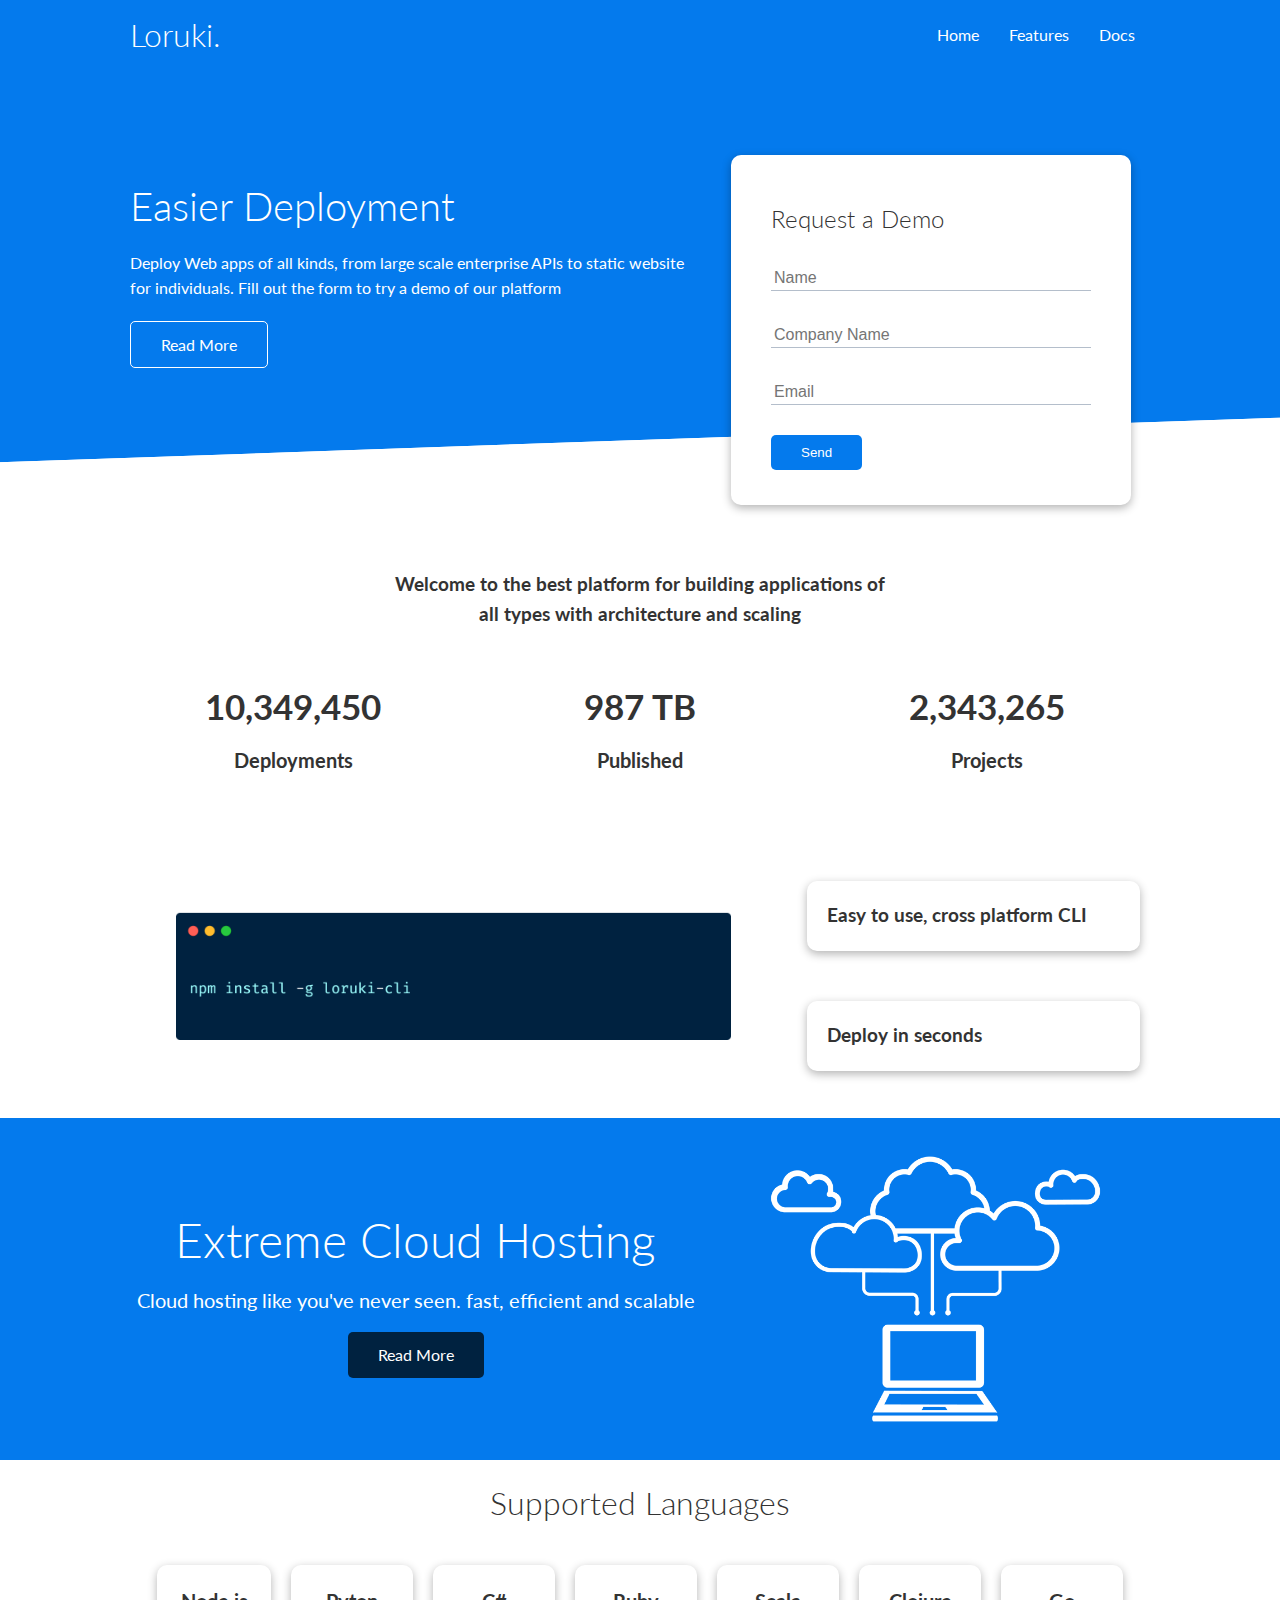
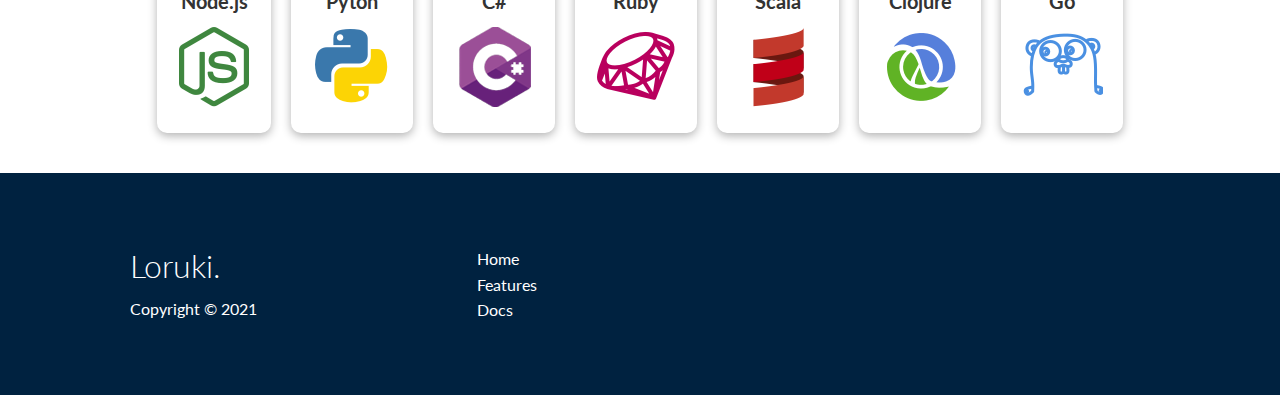
<file: index.html>
<!DOCTYPE html>
<html lang="en">

<head>
    <meta charset="UTF-8" />
    <meta http-equiv="X-UA-Compatible" content="IE=edge" />
    <meta name="viewport" content="width=device-width, initial-scale=1.0" />
    <!-- CSS -->
    <link rel="stylesheet" href="utilities.css" />
    <link rel="stylesheet" href="style.css" />
    <!-- Font  -->
    <link rel="stylesheet" href="https://cdnjs.cloudflare.com/ajax/libs/font-awesome/5.15.3/css/all.min.css" integrity="sha512-iBBXm8fW90+nuLcSKlbmrPcLa0OT92xO1BIsZ+ywDWZCvqsWgccV3gFoRBv0z+8dLJgyAHIhR35VZc2oM/gI1w==" crossorigin="anonymous" />
    <title>Loruki | Cloud Hosting For Everyone</title>
</head>

<body>
    <!-- Navbar -->
    <div class="navbar">
        <div class="container flex">
            <h1 class="logo">Loruki.</h1>
            <nav>
                <ul>
                    <li><a href="index.html">Home</a></li>
                    <li><a href="features.html">Features</a></li>
                    <li><a href="docs.html">Docs</a></li>
                </ul>
            </nav>
        </div>
    </div>
    <!-- End Navbar -->

    <!-- Showcase -->
    <section class="showcase">
        <div class="container grid">
            <div class="showcase-text">
                <h1>Easier Deployment</h1>
                <p>Deploy Web apps of all kinds, from large scale enterprise APIs to static website for individuals. Fill out the form to try a demo of our platform</p>
                <a href="features.html" class="btn btn-outline">Read More</a>
            </div>
            <div class="showcase-form card">
                <h2>Request a Demo</h2>
                <form>
                    <div class="form-control">
                        <div>
                            <input type="text" name="name" placeholder="Name" required />
                        </div>
                        <div>
                            <input type="text" name="company" placeholder="Company Name" required />
                        </div>
                        <div>
                            <input type="email" name="Email" placeholder="Email" required />
                        </div>
                    </div>
                    <input type="submit" value="Send" class="btn btn-primary" />
                </form>
            </div>
        </div>
    </section>
    <!-- End Showcase -->

    <!-- Stats -->
    <section class="stats">
        <div class="container ">
            <h3 class="stats-heading text-center my-1">Welcome to the best platform for building applications of all types with architecture and scaling</h3>

            <div class="grid grid-3 text-center my-4">
                <div>
                    <i class="fas fa-server fa-3x"></i>
                    <h3>10,349,450</h3>
                    <p class="text-secondary">Deployments</p>
                </div>
                <div>
                    <i class="fas fa-upload fa-3x"></i>
                    <h3>987 TB</h3>
                    <p class="text-secondary">Published</p>
                </div>
                <div>
                    <i class="fas fa-project-diagram fa-3x"></i>
                    <h3>2,343,265</h3>
                    <p class="text-secondary">Projects</p>
                </div>
            </div>
        </div>
    </section>
    <!-- End Stats -->

    <!-- CLI -->
    <section class="cli my-3">
        <div class="container grid grid-3">
            <img src="img/cli.png" alt="" />
            <div class="card">
                <h3>Easy to use, cross platform CLI</h3>
            </div>
            <div class="card">
                <h3>Deploy in seconds</h3>
            </div>
        </div>
    </section>
    <!-- End CLI-->

    <!-- Cloud -->
    <section class="cloud bg-primary py-2 p-2">
        <div class="container grid" ">
            <div class="text-center ">
                <h2 class="lg ">Extreme Cloud Hosting</h2>
                <p class="lead my-1 ">Cloud hosting like you've never seen. fast, efficient and scalable</p>
                <a href="features.html " class="btn btn-dark ">Read More</a>
            </div>
            <img src="img/cloud.png " alt=" " />
        </div>
    </section>
    <!-- End Cloud -->

    <!-- Languages-->
    <section class="languages ">
        <h2 class="md text-center my-2 ">
            Supported Languages
        </h2>
        <div class="container flex ">
            <div class="card ">
                <h4>Node.js</h4>
                <img src="img/logos/node.png " alt=" ">
            </div>
            <div class="card ">
                <h4>Pyton</h4>
                <img src="img/logos/python.png " alt=" ">
            </div>
            <div class="card ">
                <h4>C#</h4>
                <img src="img/logos/csharp.png " alt=" ">
            </div>
            <div class="card ">
                <h4>Ruby</h4>
                <img src="img/logos/ruby.png " alt=" ">
            </div>
            <div class="card ">
                <h4>Scala</h4>
                <img src="img/logos/scala.png " alt=" ">
            </div>
            <div class="card ">
                <h4>Clojure</h4>
                <img src="img/logos/clojure.png " alt=" ">
            </div>

            <div class="card ">
                <h4>Go</h4>
                <img src="img/logos/go.png " alt=" ">
            </div>
        </div>
    </section>
    <!-- End Languages-->

    <!-- Footer -->
    <footer class="footer bg-dark py-5 ">
        <div class="container grid grid-3 ">
            <div class="footer-copyright ">
                <h1>Loruki.</h1>
                <p>Copyright &copy; 2021</p>
            </div>
            <nav>
                <ul>
                    <li><a href="index.html ">Home</a></li>
                    <li><a href="features.html ">Features</a></li>
                    <li><a href="docs.html ">Docs</a></li>
                </ul>
            </nav>
            <div class="social ">
                <a href=" "><i class="fab fa-github fa-2x "></i></a>
                <a href=" "><i class="fab fa-facebook fa-2x "></i></a>
                <a href=" "><i class="fab fa-instagram fa-2x "></i></a>
                <a href=" "><i class="fab fa-twitter fa-2x "></i></a>
            </div>
        </div>
    </footer>
    <!-- End Footer -->
</html>
</file>
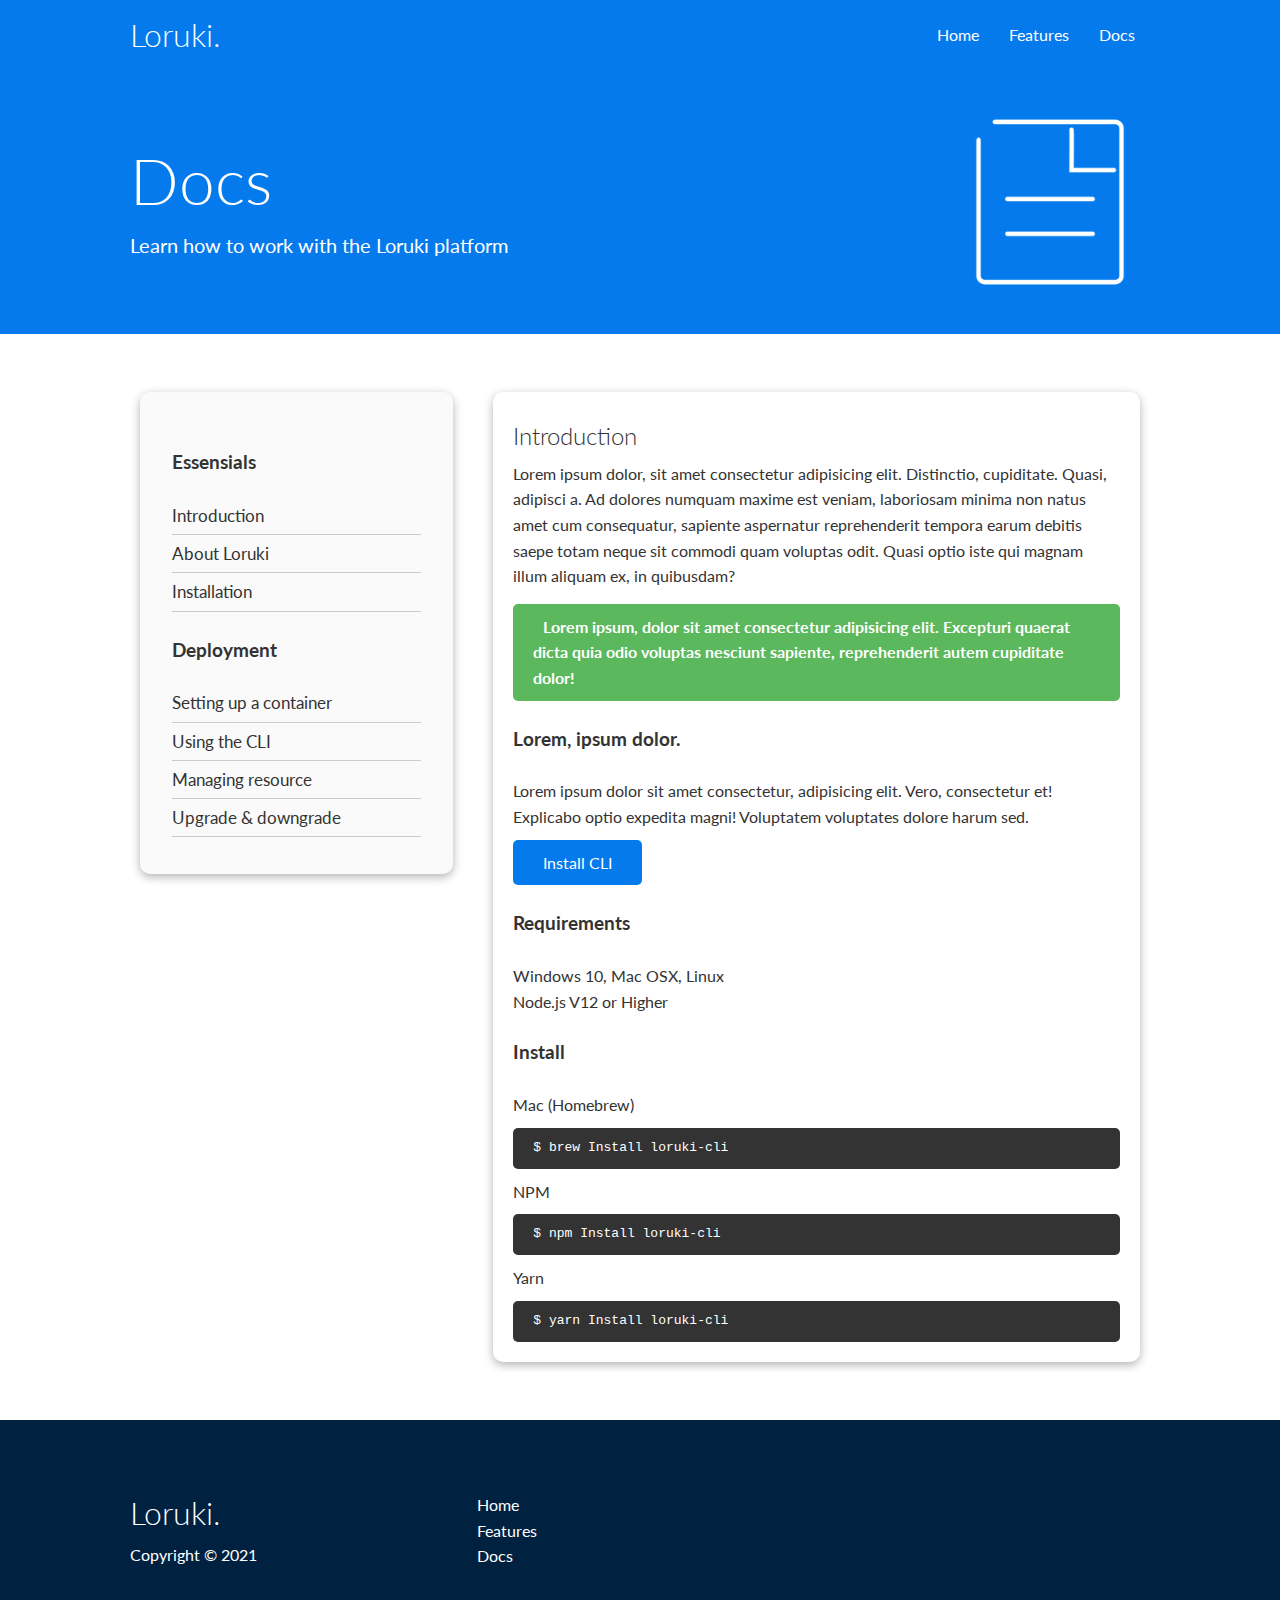
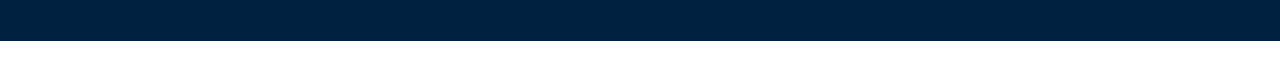
<file: docs.html>
<!DOCTYPE html>
<html lang="en">

<head>
    <meta charset="UTF-8" />
    <meta http-equiv="X-UA-Compatible" content="IE=edge" />
    <meta name="viewport" content="width=device-width, initial-scale=1.0" />
    <!-- CSS -->
    <link rel="stylesheet" href="utilities.css" />
    <link rel="stylesheet" href="style.css" />
    <!-- Font  -->
    <link rel="stylesheet" href="https://cdnjs.cloudflare.com/ajax/libs/font-awesome/5.15.3/css/all.min.css" integrity="sha512-iBBXm8fW90+nuLcSKlbmrPcLa0OT92xO1BIsZ+ywDWZCvqsWgccV3gFoRBv0z+8dLJgyAHIhR35VZc2oM/gI1w==" crossorigin="anonymous" />
    <title>Loruki | Cloud Hosting For Everyone</title>
</head>

<body>
    <!-- Navbar -->
    <div class="navbar">
        <div class="container flex">
            <h1 class="logo">Loruki.</h1>
            <nav>
                <ul>
                    <li><a href="index.html">Home</a></li>
                    <li><a href="features.html">Features</a></li>
                    <li><a href="docs.html">Docs</a></li>
                </ul>
            </nav>
        </div>
    </div>
    <!-- End Navbar -->

    <!-- Head  -->
    <section class="docs-head bg-primary py-3">
        <div class="container grid">
            <div>
                <h1 class="xl">Docs</h1>
                <p class="lead">
                    Learn how to work with the Loruki platform
                </p>
            </div>
            <img src="img/docs.png" alt="">
        </div>
    </section>
    <!-- End Head -->

    <!-- Doc Main -->
    <section class="docs-main my-4">
        <div class="container grid">
            <div class="card bg-light p-3">
                <h3 class="my-2">Essensials</h3>
                <nav>
                    <ul>
                        <li><a href="#">Introduction</a></li>
                        <li><a href="#">About Loruki</a></li>
                        <li><a href="#">Installation</a></li>
                    </ul>
                </nav>
                <h3 class="my-2">Deployment</h3>
                <nav>
                    <ul>
                        <li><a href="#">Setting up a container</a></li>
                        <li><a href="#">Using the CLI</a></li>
                        <li><a href="#">Managing resource</a></li>
                        <li><a href="#">Upgrade & downgrade</a></li>
                    </ul>
                </nav>
            </div>
            <div class="card">
                <h2>Introduction</h2>
                <p>Lorem ipsum dolor, sit amet consectetur adipisicing elit. Distinctio, cupiditate. Quasi, adipisci a. Ad dolores numquam maxime est veniam, laboriosam minima non natus amet cum consequatur, sapiente aspernatur reprehenderit tempora earum
                    debitis saepe totam neque sit commodi quam voluptas odit. Quasi optio iste qui magnam illum aliquam ex, in quibusdam?</p>
                <div class="alert alert-success">
                    <i class="fas fa-info"></i>Lorem ipsum, dolor sit amet consectetur adipisicing elit. Excepturi quaerat dicta quia odio voluptas nesciunt sapiente, reprehenderit autem cupiditate dolor!
                </div>
                <h3 class="my-2">Lorem, ipsum dolor.</h3>
                <p>Lorem ipsum dolor sit amet consectetur, adipisicing elit. Vero, consectetur et! Explicabo optio expedita magni! Voluptatem voluptates dolore harum sed.</p>
                <a href="" class="btn btn-primary">Install CLI</a>
                <h3 class="my-2">Requirements</h3>
                <ul>
                    <li>Windows 10, Mac OSX, Linux</li>
                    <li>Node.js V12 or Higher</li>
                </ul>

                <h3 class="my-2">Install</h3>
                <p>Mac (Homebrew)</p>
                <pre><code>$ brew Install loruki-cli</code></pre>
                <p>NPM</p>
                <pre><code>$ npm Install loruki-cli</code></pre>
                <p>Yarn</p>
                <pre><code>$ yarn Install loruki-cli</code></pre>
            </div>

        </div>
    </section>
    <!-- End Doc Main -->


    <!-- Footer -->
    <footer class="footer bg-dark my-3 py-5 ">
        <div class="container grid grid-3 ">
            <div class="footer-copyright ">
                <h1>Loruki.</h1>
                <p>Copyright &copy; 2021</p>
            </div>
            <nav>
                <ul>
                    <li><a href="index.html ">Home</a></li>
                    <li><a href="features.html ">Features</a></li>
                    <li><a href="docs.html ">Docs</a></li>
                </ul>
            </nav>
            <div class="social ">
                <a href=" "><i class="fab fa-github fa-2x "></i></a>
                <a href=" "><i class="fab fa-facebook fa-2x "></i></a>
                <a href=" "><i class="fab fa-instagram fa-2x "></i></a>
                <a href=" "><i class="fab fa-twitter fa-2x "></i></a>
            </div>
        </div>
    </footer>
    <!-- End Footer -->

</html>
</file>
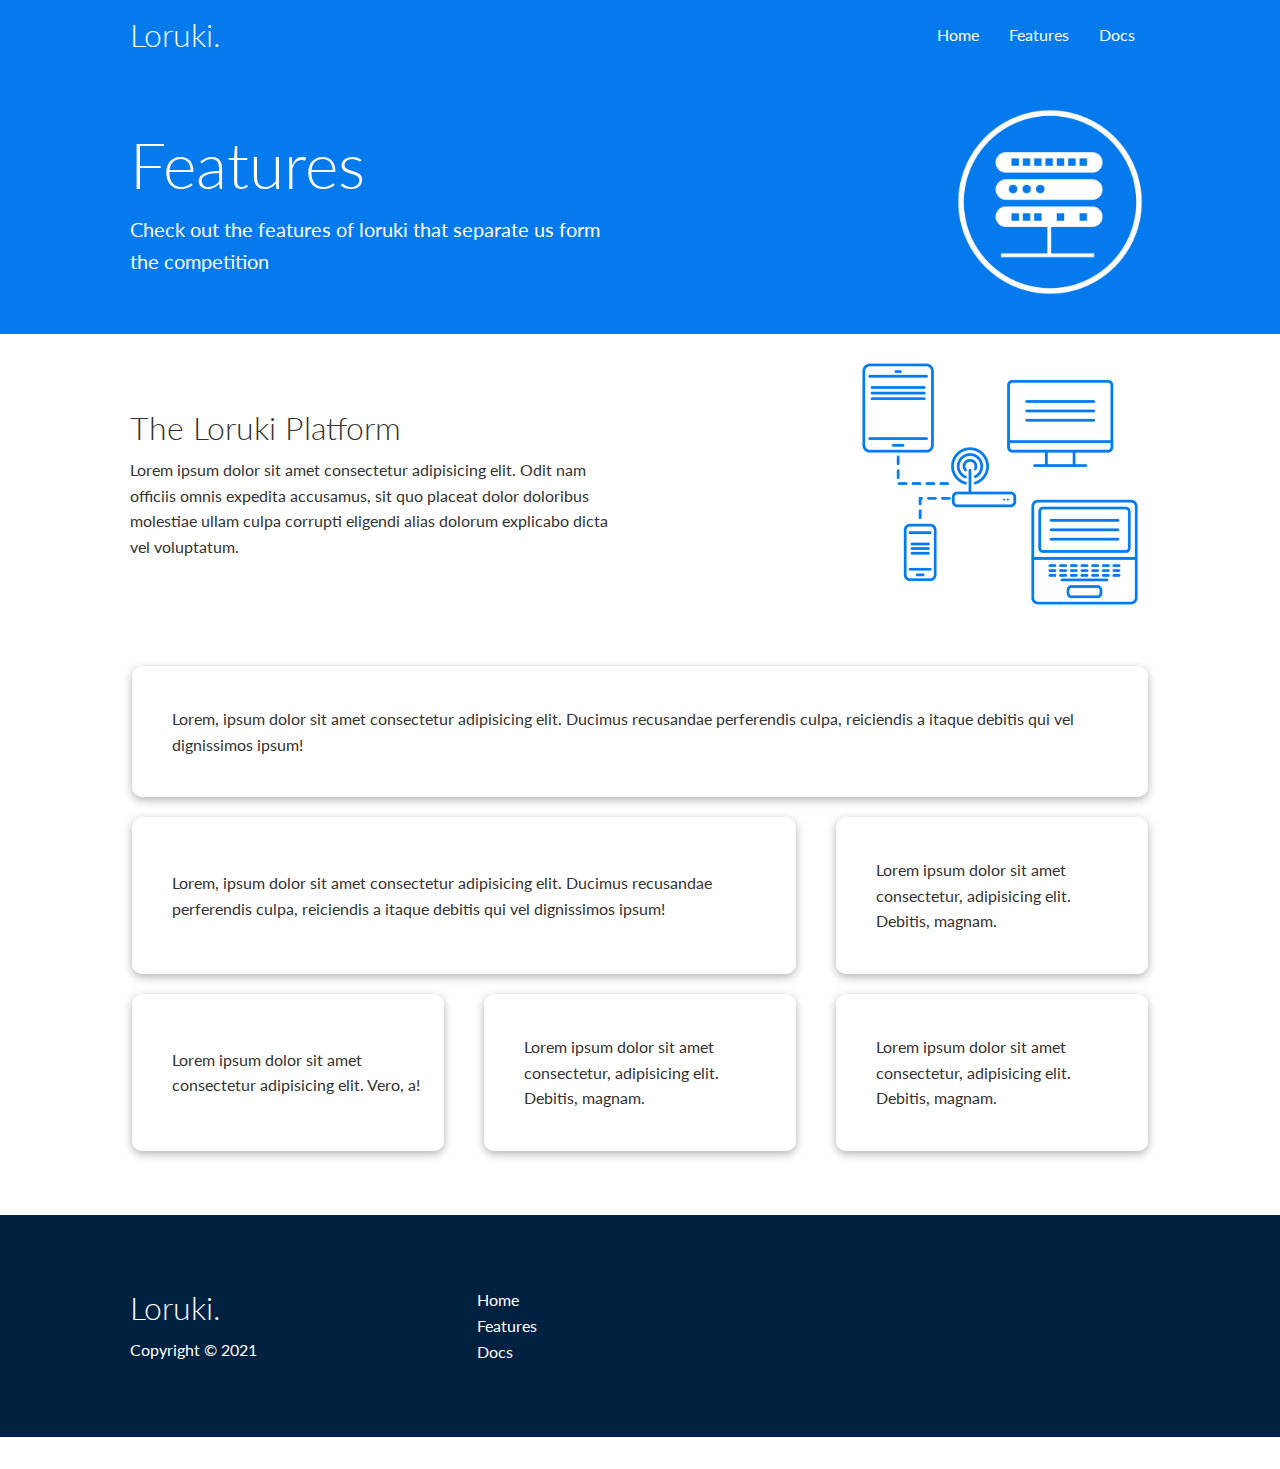
<file: features.html>
<!DOCTYPE html>
<html lang="en">

<head>
    <meta charset="UTF-8" />
    <meta http-equiv="X-UA-Compatible" content="IE=edge" />
    <meta name="viewport" content="width=device-width, initial-scale=1.0" />
    <!-- CSS -->
    <link rel="stylesheet" href="utilities.css" />
    <link rel="stylesheet" href="style.css" />
    <!-- Font  -->
    <link rel="stylesheet" href="https://cdnjs.cloudflare.com/ajax/libs/font-awesome/5.15.3/css/all.min.css" integrity="sha512-iBBXm8fW90+nuLcSKlbmrPcLa0OT92xO1BIsZ+ywDWZCvqsWgccV3gFoRBv0z+8dLJgyAHIhR35VZc2oM/gI1w==" crossorigin="anonymous" />
    <title>Loruki | Cloud Hosting For Everyone</title>
</head>

<body>
    <!-- Navbar -->
    <div class="navbar">
        <div class="container flex">
            <h1 class="logo">Loruki.</h1>
            <nav>
                <ul>
                    <li><a href="index.html">Home</a></li>
                    <li><a href="features.html">Features</a></li>
                    <li><a href="docs.html">Docs</a></li>
                </ul>
            </nav>
        </div>
    </div>
    <!-- End Navbar -->

    <!-- Head  -->
    <section class="features-head bg-primary py-3">
        <div class="container grid">
            <div>
                <h1 class="xl">Features</h1>
                <p class="lead">
                    Check out the features of loruki that separate us form the competition
                </p>
            </div>
            <img src="img/server.png" alt="">
        </div>
    </section>
    <!-- End Head -->

    <!-- Sub Head-->
    <seaction class="features-sub-head py-3">
        <div class="container grid">
            <div>
                <h1 class="md">The Loruki Platform</h1>
                <p>
                    Lorem ipsum dolor sit amet consectetur adipisicing elit. Odit nam officiis omnis expedita accusamus, sit quo placeat dolor doloribus molestiae ullam culpa corrupti eligendi alias dolorum explicabo dicta vel voluptatum.
                </p>
            </div>
            <img src="img/server2.png" alt="">
        </div>
    </seaction>
    <!-- End Sub Head -->

    <!--  Features main-->
    <section class="features-main">
        <div class="container grid grid-3 p-3">
            <div class="card flex">
                <i class="fas fa-server fa-3x">
                </i>
                <p>
                    Lorem, ipsum dolor sit amet consectetur adipisicing elit. Ducimus recusandae perferendis culpa, reiciendis a itaque debitis qui vel dignissimos ipsum!
                </p>
            </div>
            <div class="card flex">
                <i class="fas fa-network-wired fa-3x"></i>
                <p>
                    Lorem, ipsum dolor sit amet consectetur adipisicing elit. Ducimus recusandae perferendis culpa, reiciendis a itaque debitis qui vel dignissimos ipsum!
                </p>
            </div>
            <div class="card flex">
                <i class="fas fa-laptop-code fa-3x"></i>
                <p>
                    Lorem ipsum dolor sit amet consectetur, adipisicing elit. Debitis, magnam.
                </p>
            </div>
            <div class="card flex">
                <i class="fas fa-database fa-3x"></i>
                <p>
                    Lorem ipsum dolor sit amet consectetur adipisicing elit. Vero, a!
                </p>
            </div>
            <div class="card flex">
                <i class="fas fa-power-off fa-3x"></i>
                <p>
                    Lorem ipsum dolor sit amet consectetur, adipisicing elit. Debitis, magnam.
                </p>
            </div>
            <div class="card flex">
                <i class="fas fa-upload fa-3x"></i>
                <p>
                    Lorem ipsum dolor sit amet consectetur, adipisicing elit. Debitis, magnam.
                </p>
            </div>
        </div>
        </div>
    </section>
    <!--  End Features main -->
    <!-- Footer -->
    <footer class="footer bg-dark my-3 py-5 ">
        <div class="container grid grid-3 ">
            <div class="footer-copyright ">
                <h1>Loruki.</h1>
                <p>Copyright &copy; 2021</p>
            </div>
            <nav>
                <ul>
                    <li><a href="index.html ">Home</a></li>
                    <li><a href="features.html ">Features</a></li>
                    <li><a href="docs.html ">Docs</a></li>
                </ul>
            </nav>
            <div class="social ">
                <a href=" "><i class="fab fa-github fa-2x "></i></a>
                <a href=" "><i class="fab fa-facebook fa-2x "></i></a>
                <a href=" "><i class="fab fa-instagram fa-2x "></i></a>
                <a href=" "><i class="fab fa-twitter fa-2x "></i></a>
            </div>
        </div>
    </footer>
    <!-- End Footer -->

</html>
</file>
<file: utilities.css>
/* Utilities */

.container {
    max-width: 1100px;
    margin: 0 auto;
    overflow: auto;
    padding: 0 40px;
    z-index: 100;
}

.card {
    background-color: #fff;
    color: #333;
    border-radius: 10px;
    box-shadow: 0 3px 10px rgba(0, 0, 0, 0.3);
    padding: 20px;
    margin: 10px;
}

.btn {
    display: inline-block;
    padding: 10px 30px;
    cursor: pointer;
    background-color: var(--primary-color);
    color: #fff;
    border: none;
    border-radius: 5px;
}

.btn-outline {
    background-color: transparent;
    border: 1px #fff solid;
}

.btn:hover {
    transform: scale(0.9);
}

.text-center {
    text-align: center;
}


/* Alert */

.alert {
    background-color: var(--light-color);
    padding: 10px 20px;
    font-weight: bold;
    margin: 15px 0;
    border-radius: 5px;
}

.alert i {
    margin-right: 10px;
}

.alert-success {
    background-color: var(--success-color);
    color: #fff;
}

.alert-error {
    background-color: var(--error-color);
    color: #fff;
}


/* Background & Colored button */

.bg-primary,
.btn-primary {
    background-color: var(--primary-color);
    color: #fff;
}

.bg-secondary,
.btn-secondary {
    background-color: var(--secondary-color);
    color: #fff;
}

.bg-dark,
.btn-dark {
    background-color: var(--dark-color);
    color: #fff;
}

.bg-light,
.btn-light {
    background-color: var(--light-color);
    color: #333;
}

.bg-primary a,
.btn-primary a,
.bg-secondary a,
.btn-secondary a,
.bg-dark a,
.btn-dark a {
    color: #fff;
}


/* Texs Sizes */

.lead {
    font-size: 20px;
}

.sm {
    font-size: 1rem;
}

.md {
    font-size: 2rem;
}

.lg {
    font-size: 3rem;
}

.xl {
    font-size: 4rem;
}


/* Utilities Display */

.flex {
    display: flex;
    justify-content: center;
    align-items: center;
    height: 100%;
}

.grid {
    display: grid;
    grid-template-columns: repeat(2, 1fr);
    gap: 20px;
    align-items: center;
    height: 100%;
}

.grid-3 {
    grid-template-columns: repeat(3, 1fr);
}


/* Margin */

.my-1 {
    margin: 1rem 0;
}

.my-2 {
    margin: 1.5rem 0;
}

.my-3 {
    margin: 2rem 0;
}

.my-4 {
    margin: 3rem 0;
}

.my-5 {
    margin: 4rem 0;
}

.m-1 {
    margin: 1rem;
}

.m-2 {
    margin: 1.5rem;
}

.m-3 {
    margin: 2rem;
}

.m-4 {
    margin: 3rem;
}

.m-5 {
    margin: 4rem;
}


/* Padding */

.py-1 {
    padding: 1rem 0;
}

.py-2 {
    padding: 1.5rem 0;
}

.py-3 {
    padding: 2rem 0;
}

.py-4 {
    padding: 3rem 0;
}

.py-5 {
    padding: 4rem 0;
}

.p-1 {
    padding: 1rem;
}

.p-2 {
    padding: 1.5rem;
}

.p-3 {
    padding: 2rem;
}

.p-4 {
    padding: 3rem;
}

.p-5 {
    padding: 4rem;
}
</file>
<file: style.css>
@import url('https://fonts.googleapis.com/css2?family=Lato:wght@300&display=swap');

/* Reset CSS */

:root {
    --primary-color: #047aed;
    --secondary-color: #1c3fa8;
    --dark-color: #002240;
    --light-color: #fafafa;
    --success-color: #5cb85c;
    --error-color: red;
}

* {
    box-sizing: border-box;
    padding: 0;
    margin: 0;
}

body {
    font-family: 'Lato', sans-serif;
    color: #333;
    line-height: 1.6;
}

ul {
    list-style-type: none;
}

a {
    text-decoration: none;
}

h1,
h2 {
    font-weight: 300;
    line-height: 1.2;
    margin: 10px 0;
}

p {
    margin: 10px 0;
}

img {
    width: 100%;
}

code,
pre {
    background: #333;
    color: #fff;
    padding: 10px;
    border-radius: 5px;
}


/* Navbar */

.navbar {
    background-color: var(--primary-color);
    color: #fff;
    height: 70px;
}

.navbar ul {
    display: flex;
}

.navbar a {
    color: #fff;
    padding: 10px;
    margin: 0 5px;
}

.navbar a:hover {
    border-bottom: 2px #fff solid;
}

.navbar .flex {
    justify-content: space-between;
}


/* Showcase */

.showcase {
    height: 400px;
    background-color: var(--primary-color);
    /* background-image: url(/img/jumbotron-bg.jpg);
    background-size: cover; */
    color: #fff;
    position: relative;
}

.showcase h1 {
    font-size: 40px;
}

.showcase p {
    margin: 20px 0;
}

.showcase .grid {
    overflow: visible;
    grid-template-columns: 55% 45%;
    gap: 30px;
}

.showcase-text {
    animation: slideInFromLeft 0.8s ease-in;
}

.showcase-form {
    position: relative;
    top: 60px;
    height: 350px;
    width: 400px;
    padding: 40px;
    z-index: 100;
    animation: slideInFromRight 0.8s ease-in;
}

.showcase-form .form-control div {
    margin: 30px 0;
}

.showcase-form input[type='text'],
input[type='email'] {
    border: 0;
    border-bottom: 1px solid #b4becb;
    width: 100%;
    padding: 3px;
    font-size: 16px;
}

.showcase-form input:focus {
    outline: none;
}

.showcase::before,
.showcase::after {
    content: '';
    position: absolute;
    height: 100px;
    bottom: -70px;
    right: 0;
    left: 0;
    background: #fff;
    transform: skewY(-2deg);
    -webkit-transform: skewY(-2deg);
    -moz-transform: skewY(-2deg);
    -ms-transform: skewY(-2deg);
}


/* Stats */

.stats {
    animation: slideInFromBottom 0.8s ease-in;
    padding-top: 100px;
}

.stats-heading {
    max-width: 500px;
    margin: auto;
}

.stats .grid h3 {
    font-size: 35px;
}

.stats .grid p {
    font-size: 20px;
    font-weight: bold;
}


/* CLI */

.cli .grid *:first-child {
    grid-column: 1 / span 2;
    grid-row: 1 / span 2;
}

.cli .grid *:nth-child(2) {
    grid-column: 3 / span 3;
}

.cli .grid *:nth-child(3) {
    grid-column: 3 / span 3;
}


/* Cloud */

.cloud .grid {
    grid-template-columns: 4fr 3fr;
}


/* languages */

.languages .flex {
    flex-wrap: wrap;
}

.languages .card {
    text-align: center;
    margin: 18px 10px 40px;
    transition: 0.2s ease-in;
}

.languages .card h4 {
    font-size: 20px;
    margin-bottom: 10px;
}

.languages .card:hover {
    transform: translateY(-15px);
}

.cli .areas {
    grid-template-areas: 'area-1 area-1 area-1' 'area-2 area-2 area-2' 'area-3 area-3 area-3';
}

.cli .area-3 {
    margin-bottom: 40px;
}


/* Features */

.features-head img,
.docs-head img {
    width: 200px;
    justify-self: flex-end;
}

.features-sub-head img {
    width: 300px;
    justify-self: flex-end;
}

.features-main .card i {
    margin-right: 20px;
}

.features-main .grid *:first-child {
    grid-column: 1 / span 3;
}

.features-main .grid *:nth-child(2) {
    grid-column: 1 / span 2;
}


/* Docs */

.docs-main h3 nav {
    margin: 20px;
}

.docs-main .grid {
    grid-template-columns: 1fr 2fr;
    align-items: flex-start;
}

.docs-main .card nav li a {
    color: #333;
}

.docs-main .card nav li {
    font-size: 17px;
    margin-bottom: 5px;
    padding-bottom: 5px;
    border-bottom: 1px #ccc solid;
}

.docs-main a:hover {
    font-weight: bold;
}


/* Footer */

.footer .social a {
    margin: 0 10px;
}


/* Animation */

@keyframes slideInFromLeft {
    0% {
        transform: translateX(-100%);
    }
    100% {
        transform: translateX(0);
    }
}

@keyframes slideInFromRight {
    0% {
        transform: translateX(100%);
    }
    100% {
        transform: translateX(0);
    }
}

@keyframes slideInFromTop {
    0% {
        transform: translateY(-100%);
    }
    100% {
        transform: translateY(0);
    }
}

@keyframes slideInFromBottom {
    0% {
        transform: translateY(100%);
    }
    100% {
        transform: translateY(0);
    }
}


/* Tablet and Under */

@media (max-width: 768px) {
    .grid,
    .showcase .grid,
    .stats .grid,
    .cli .grid,
    .cloud .grid,
    .languages,
    .features-head .grid,
    .features-sub-head .grid,
    .features-main .grid,
    .docs-head .grid,
    .docs-main .grid {
        grid-template-columns: 1fr;
        grid-template-rows: 1fr;
    }
    .showcase {
        height: auto;
    }
    .showcase-text {
        text-align: center;
        margin-top: 50px;
    }
    .showcase-form {
        justify-self: center;
    }
    .showcase::before,
    .showcase::after {
        content: '';
        display: none;
    }
    .cli .grid *:first-child {
        grid-column: 1;
        grid-row: 1;
    }
    .cli .grid *:nth-child(2) {
        grid-column: 1;
        grid-row: 2;
    }
    .cli .grid *:nth-child(3) {
        grid-column: 1;
        grid-row: 3;
    }
    .features-head,
    .features-sub-head,
    .docs-head {
        text-align: center;
    }
    .features-head img,
    .features-sub-head img,
    .docs-head img {
        justify-self: center;
    }
    .features-head .footer .grid {
        justify-items: center;
    }
    .features-main .grid *:first-child,
    .features-main .grid *:nth-child(2) {
        grid-column: 1;
    }
    .footer .grid-3 {
        grid-template-columns: 1fr 1fr;
        grid-template-rows: 1fr;
        justify-items: center;
        align-items: center;
    }
    .footer .grid-3 *:nth-child(3) {
        grid-column: 1 / span 2;
    }
}


/* Mobile */

@media (max-width: 500px) {
    .navbar {
        height: 110px;
    }
    .navbar .flex {
        flex-direction: column;
    }
    .navbar ul {
        background-color: rgba(0, 0, 0, 0.1);
        border-radius: 5px;
    }
    .showcase-text {
        text-align: center;
        margin-top: 50px;
        animation: slideInFromTop 0.8s ease-in;
    }
    .showcase-form {
        justify-self: center;
        animation: slideInFromBottom 0.8s ease-in;
    }
}

@media (max-width: 400px),
(max-width: 489px),
(max-width: 375px) {
    .navbar {
        height: 110px;
    }
    .navbar .flex {
        flex-direction: column;
    }
    .navbar ul {
        background-color: rgba(0, 0, 0, 0.1);
        border-radius: 5px;
    }
    .showcase-text {
        text-align: center;
        margin-top: 50px;
        animation: slideInFromTop 0.8s ease-in;
    }
    .showcase-form {
        width: 300px;
        animation: slideInFromBottom 0.8s ease-in;
    }
}
</file>
